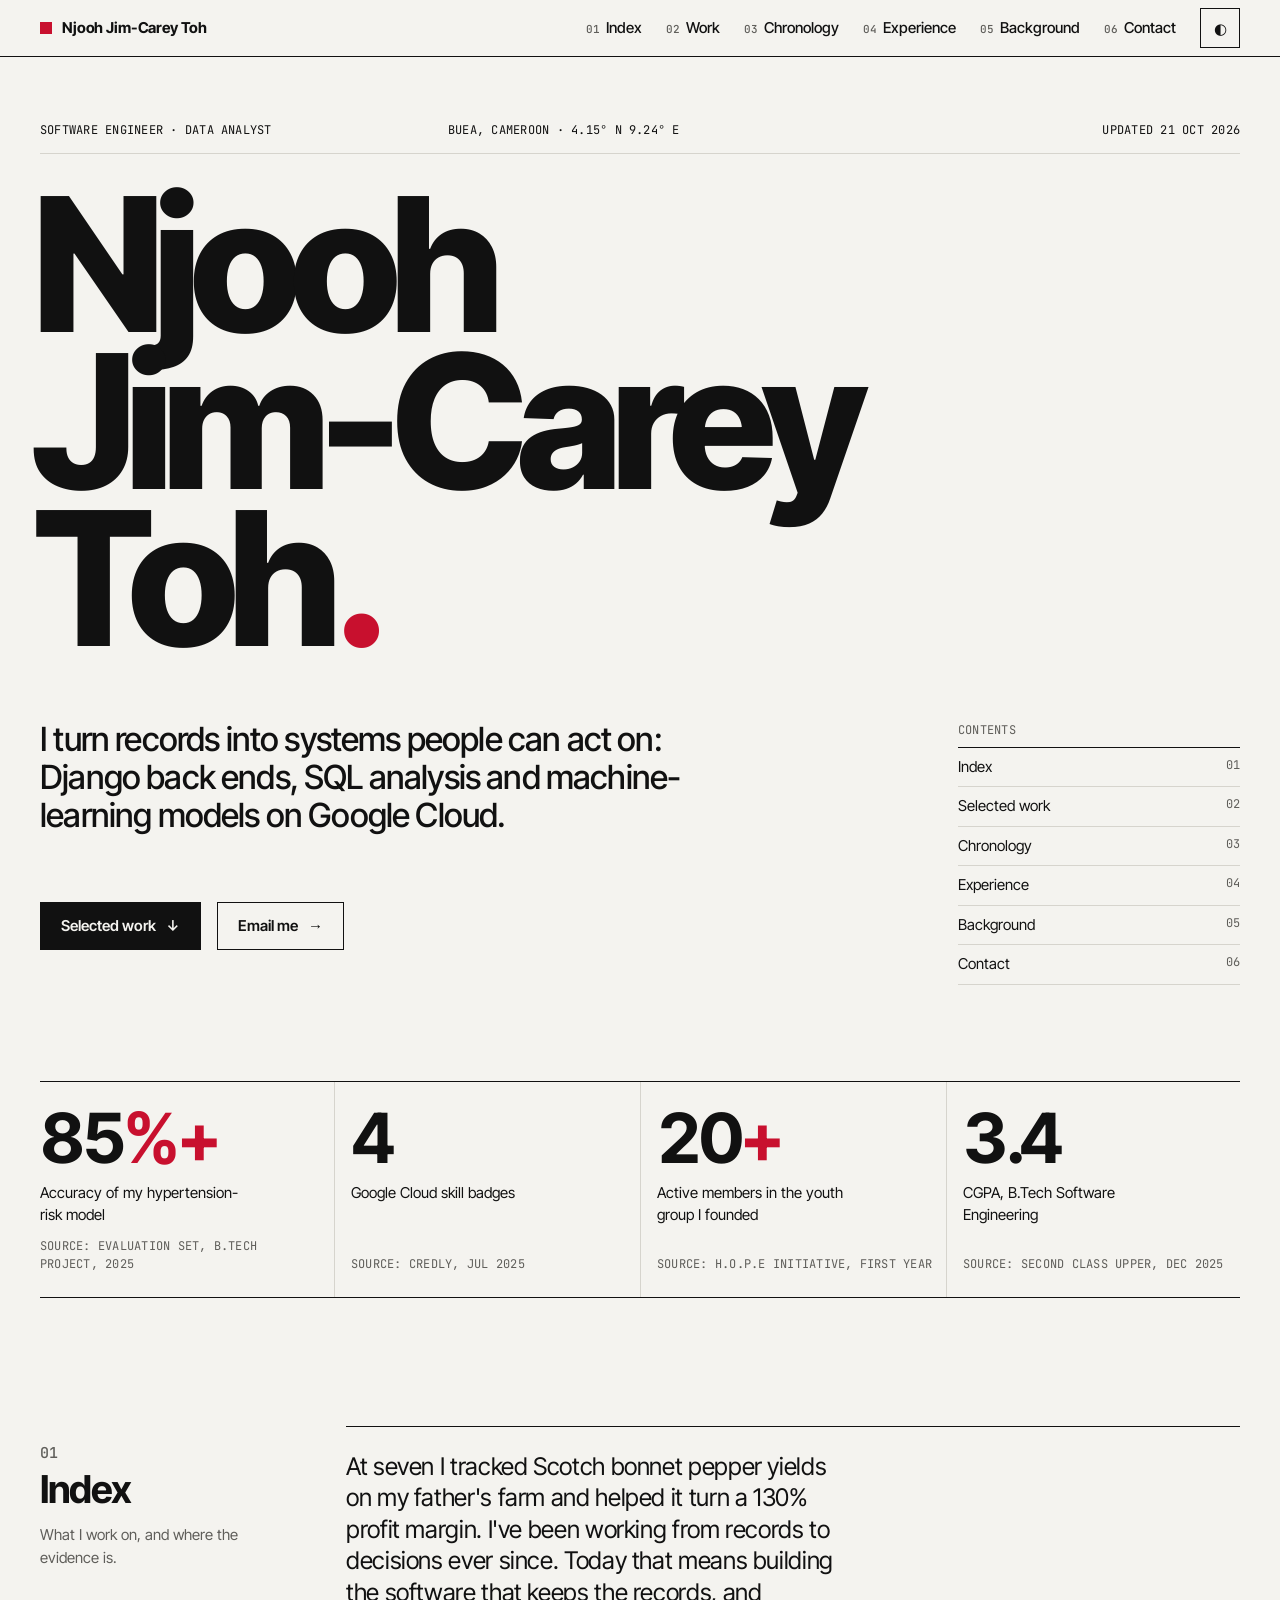
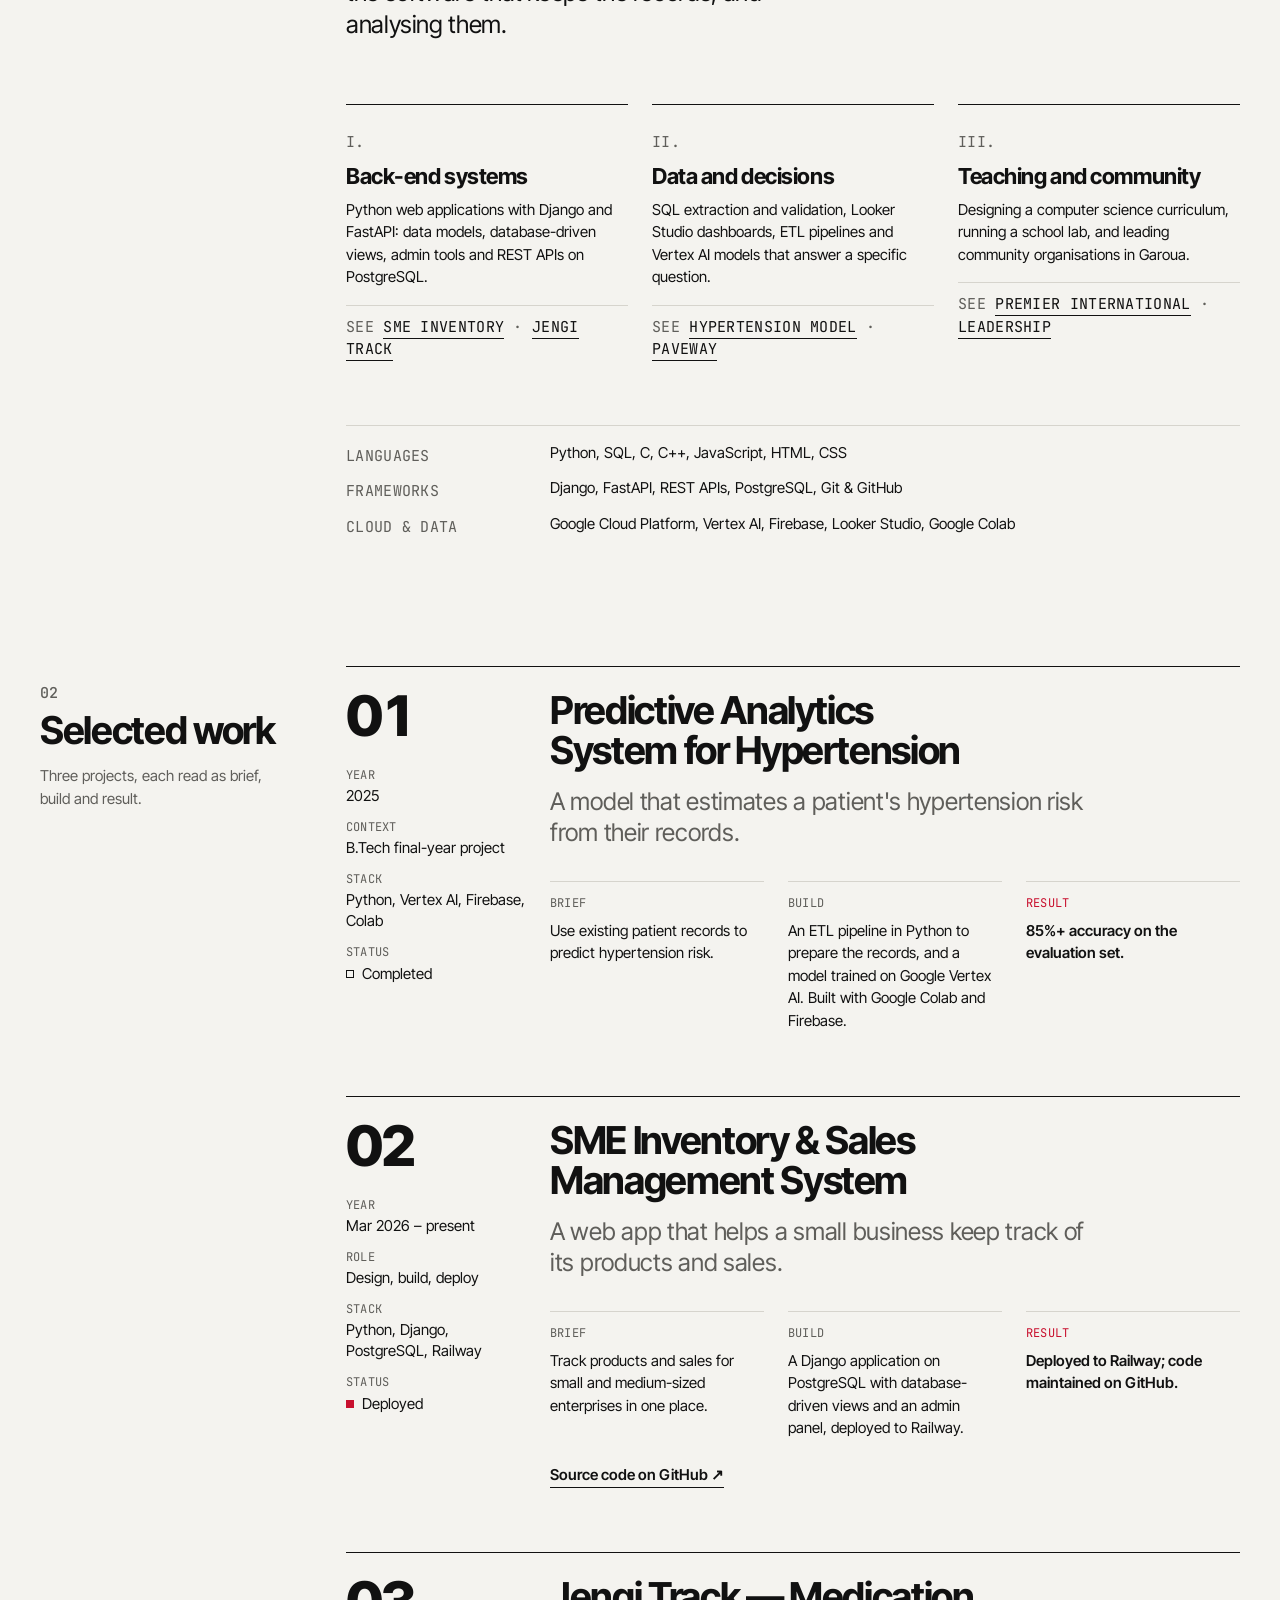
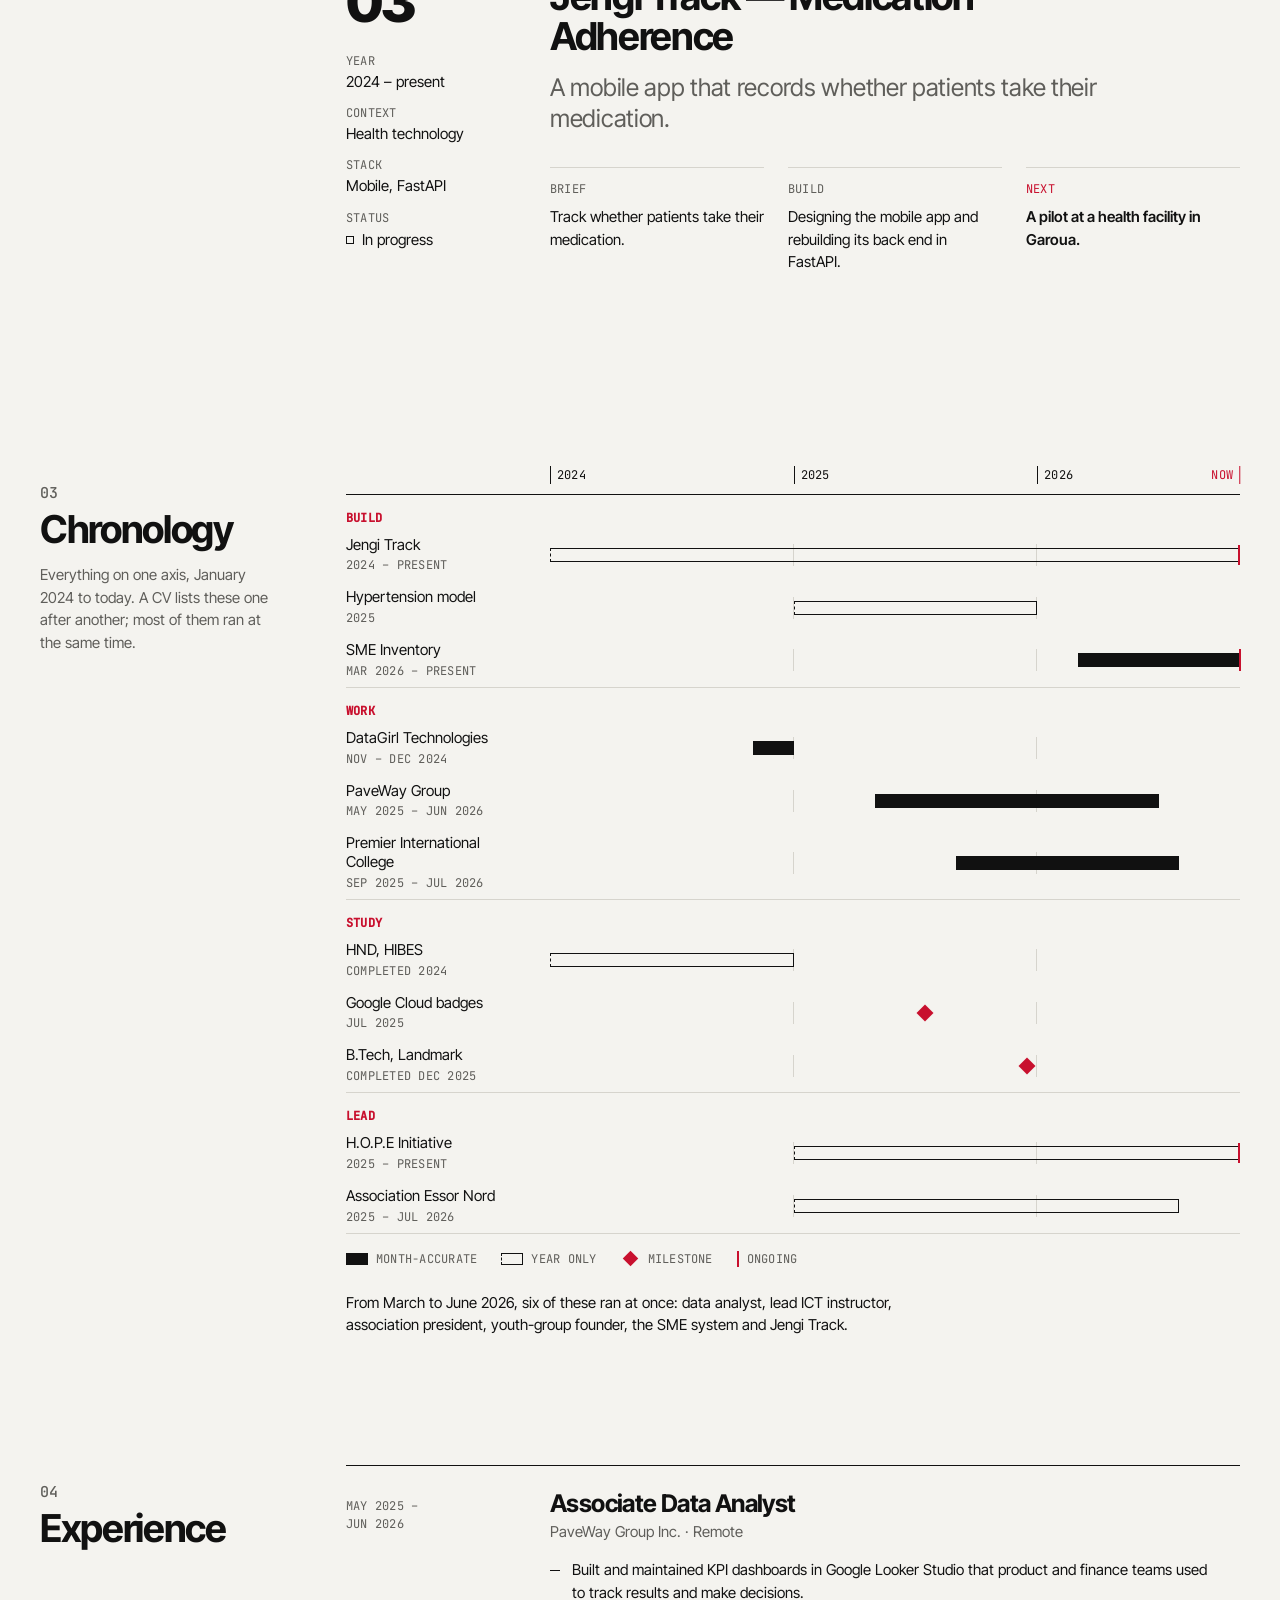
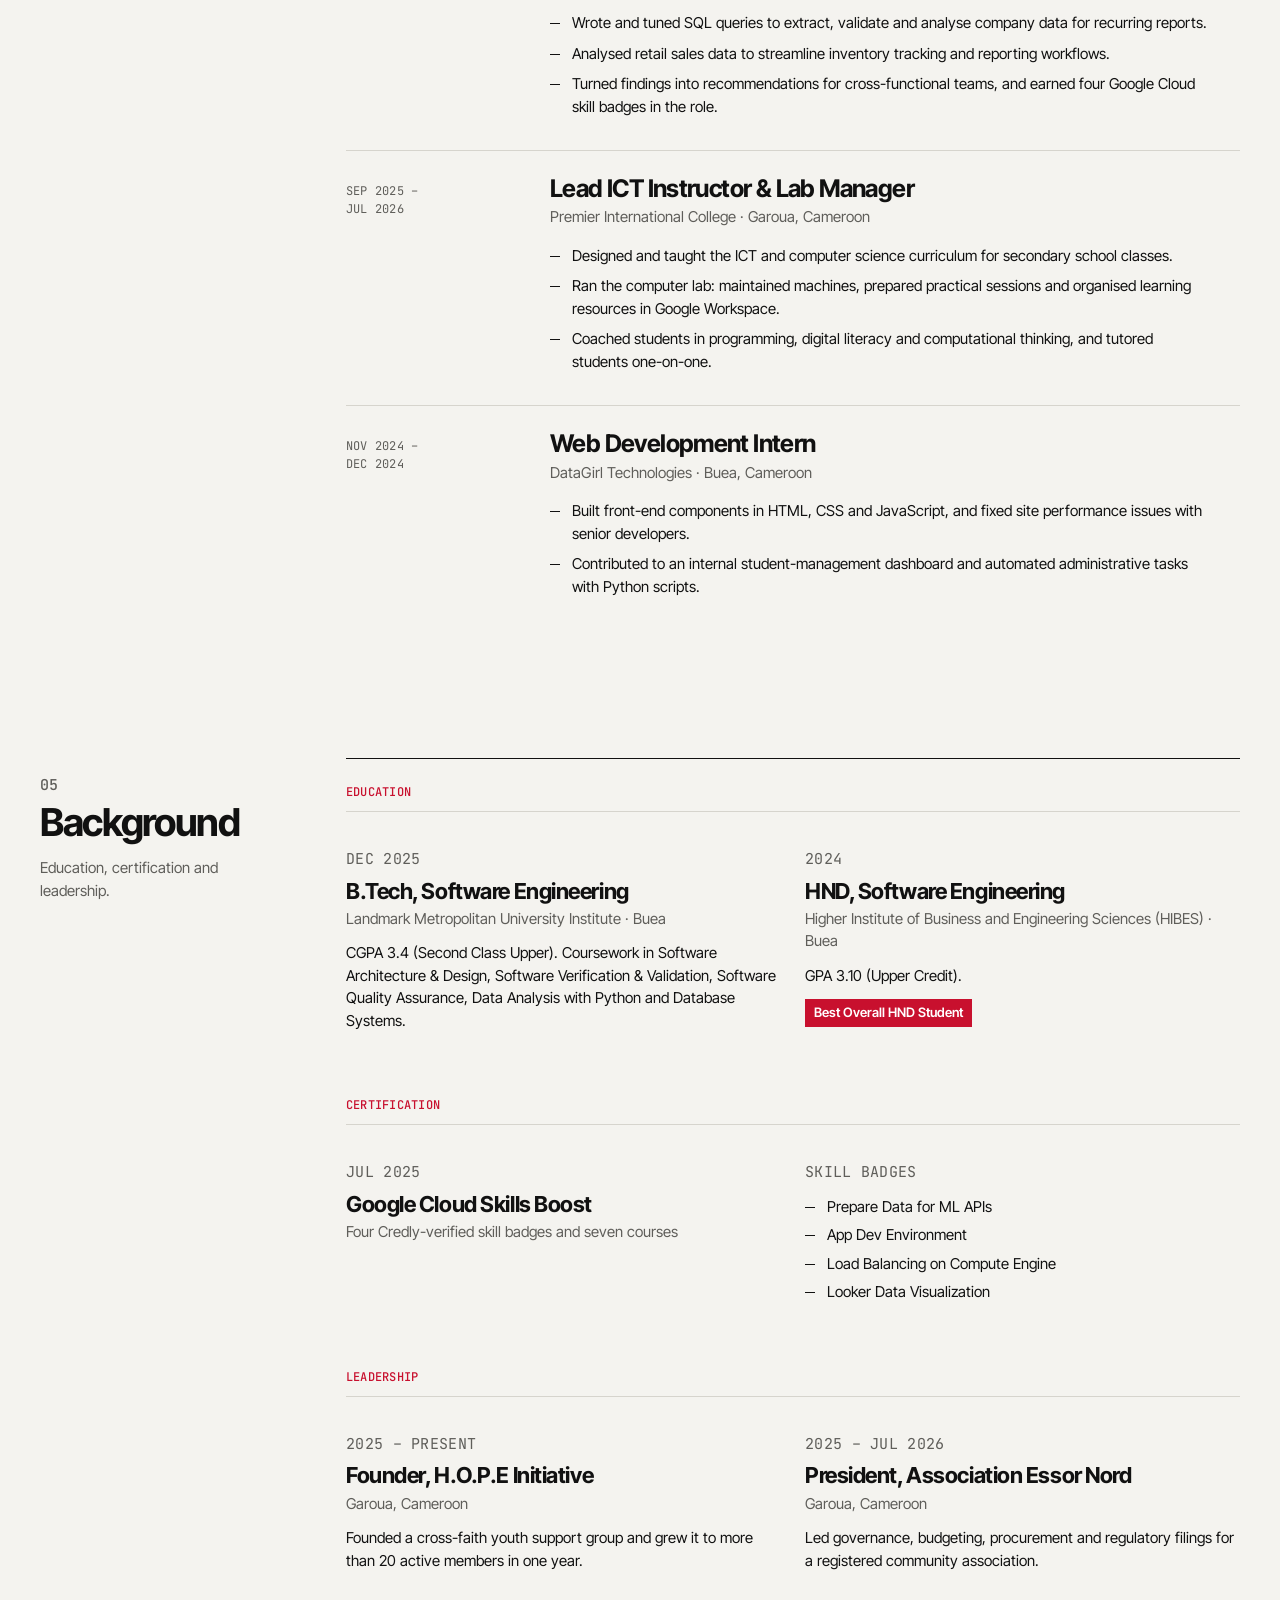
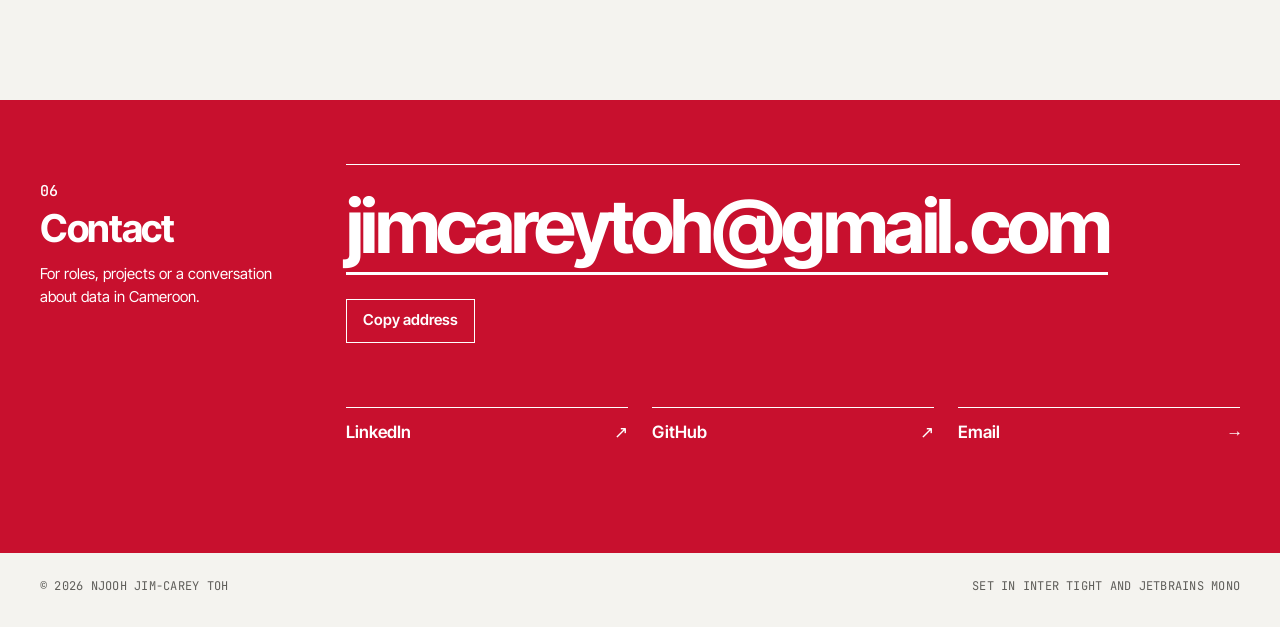
<file: index.html>
<!doctype html>
<html lang="en">
<head>
<meta charset="utf-8">
<meta name="viewport" content="width=device-width, initial-scale=1">
<title>Njooh Jim-Carey Toh — Software Engineer &amp; Data Analyst</title>
<meta name="description" content="Software engineer and data analyst in Buea, Cameroon. Django and FastAPI back ends, SQL analysis and Google Cloud machine learning — with case studies and a full record of work.">
<meta name="author" content="Njooh Jim-Carey Toh">
<meta name="color-scheme" content="light dark">
<meta name="theme-color" content="#f4f3ef" media="(prefers-color-scheme: light)">
<meta name="theme-color" content="#0f0f0f" media="(prefers-color-scheme: dark)">
<link rel="canonical" href="https://jcs-27.github.io/">

<meta property="og:type" content="profile">
<meta property="og:site_name" content="Njooh Jim-Carey Toh">
<meta property="og:title" content="Njooh Jim-Carey Toh — Software Engineer &amp; Data Analyst">
<meta property="og:description" content="Django back ends, SQL analysis and Google Cloud machine learning, built from Buea, Cameroon.">
<meta property="og:url" content="https://jcs-27.github.io/">
<meta property="og:image" content="https://jcs-27.github.io/og.png">
<meta property="og:image:width" content="1200">
<meta property="og:image:height" content="630">
<meta property="og:image:alt" content="Njooh Jim-Carey Toh — Software Engineer and Data Analyst, Buea, Cameroon">
<meta property="profile:first_name" content="Jim-Carey">
<meta property="profile:last_name" content="Njooh Toh">
<meta name="twitter:card" content="summary_large_image">

<link rel="icon" href="favicon.svg" type="image/svg+xml">
<link rel="apple-touch-icon" href="apple-touch-icon.png">
<link rel="preload" href="fonts/inter-tight-latin.woff2" as="font" type="font/woff2" crossorigin>
<link rel="stylesheet" href="styles.css">
<script>
  // Apply a saved theme before first paint to avoid a flash.
  try { var t = localStorage.getItem("theme"); if (t === "dark" || t === "light") document.documentElement.setAttribute("data-theme", t); } catch (e) {}
</script>
<script src="main.js" defer></script>

<script type="application/ld+json">
{
  "@context": "https://schema.org",
  "@type": "Person",
  "name": "Njooh Jim-Carey Toh",
  "jobTitle": "Software Engineer",
  "url": "https://jcs-27.github.io/",
  "email": "mailto:jimcareytoh@gmail.com",
  "address": { "@type": "PostalAddress", "addressLocality": "Buea", "addressCountry": "CM" },
  "alumniOf": [
    { "@type": "CollegeOrUniversity", "name": "Landmark Metropolitan University Institute" },
    { "@type": "CollegeOrUniversity", "name": "Higher Institute of Business and Engineering Sciences (HIBES)" }
  ],
  "knowsAbout": ["Python", "Django", "FastAPI", "SQL", "PostgreSQL", "Google Cloud Platform", "Vertex AI", "Looker Studio"],
  "sameAs": ["https://www.linkedin.com/in/njooh-jim-carey-toh", "https://github.com/jcs-27"]
}
</script>
</head>
<body>
<a class="skip" href="#main">Skip to content</a>

<header class="bar">
  <div class="wrap grid">
    <a class="brand" href="#top" aria-label="Njooh Jim-Carey Toh, back to top"><span class="brand-mark" aria-hidden="true"></span>Njooh Jim-Carey Toh</a>
    <nav class="nav" aria-label="Sections">
      <ol class="nav-list">
        <li><a href="#index"><span class="n">01</span>Index</a></li>
        <li><a href="#work"><span class="n">02</span>Work</a></li>
        <li><a href="#chronology"><span class="n">03</span>Chronology</a></li>
        <li><a href="#experience"><span class="n">04</span>Experience</a></li>
        <li><a href="#background"><span class="n">05</span>Background</a></li>
        <li><a href="#contact"><span class="n">06</span>Contact</a></li>
      </ol>
      <button class="icon-btn" id="theme-toggle" type="button" aria-pressed="false" aria-label="Dark theme" title="Toggle dark theme">
        <span aria-hidden="true">◐</span>
      </button>
      <button class="menu-btn" id="menu-btn" type="button" aria-expanded="false" aria-controls="menu">Menu</button>
    </nav>
  </div>
</header>

<div class="menu" id="menu" hidden>
  <nav aria-label="Sections (menu)">
    <ol>
      <li><a href="#index"><span class="n">01</span>Index</a></li>
      <li><a href="#work"><span class="n">02</span>Work</a></li>
      <li><a href="#chronology"><span class="n">03</span>Chronology</a></li>
      <li><a href="#experience"><span class="n">04</span>Experience</a></li>
      <li><a href="#background"><span class="n">05</span>Background</a></li>
      <li><a href="#contact"><span class="n">06</span>Contact</a></li>
    </ol>
  </nav>
  <div class="menu-foot meta muted">
    <a class="link" href="mailto:jimcareytoh@gmail.com">jimcareytoh@gmail.com</a>
    <span>Buea, Cameroon</span>
  </div>
</div>

<main id="main" tabindex="-1">

  <!-- ===== Hero ===== -->
  <section class="hero" id="top" aria-labelledby="name">
    <div class="wrap grid">
      <p class="hero-meta meta">
        <span>Software engineer · Data analyst</span>
        <span>Buea, Cameroon · 4.15° N 9.24° E</span>
        <span>Updated <time datetime="2026-10-21">21 Oct 2026</time></span>
      </p>
      <h1 id="name">Njooh<br>Jim-Carey<br>Toh<span class="stop" aria-hidden="true">.</span></h1>
      <p class="hero-lede">I turn records into systems people can act on: Django back ends, SQL analysis and machine-learning models on Google Cloud.</p>
      <div class="hero-actions">
        <a class="btn btn-solid" href="#work">Selected work <span aria-hidden="true">↓</span></a>
        <a class="btn" href="mailto:jimcareytoh@gmail.com">Email me <span aria-hidden="true">→</span></a>
      </div>
      <nav class="toc" aria-label="Contents">
        <p class="meta muted">Contents</p>
        <ol>
          <li><a href="#index">Index <span class="n">01</span></a></li>
          <li><a href="#work">Selected work <span class="n">02</span></a></li>
          <li><a href="#chronology">Chronology <span class="n">03</span></a></li>
          <li><a href="#experience">Experience <span class="n">04</span></a></li>
          <li><a href="#background">Background <span class="n">05</span></a></li>
          <li><a href="#contact">Contact <span class="n">06</span></a></li>
        </ol>
      </nav>
    </div>

    <div class="wrap">
      <div class="ledger">
        <h2 class="visually-hidden">Key figures</h2>
        <ul>
          <li>
            <span class="fig">85<span class="u">%+</span></span>
            <span class="fig-label">Accuracy of my hypertension-risk model</span>
            <span class="fig-src meta">Source: evaluation set, B.Tech project, 2025</span>
          </li>
          <li>
            <span class="fig">4</span>
            <span class="fig-label">Google Cloud skill badges</span>
            <span class="fig-src meta">Source: Credly, Jul 2025</span>
          </li>
          <li>
            <span class="fig">20<span class="u">+</span></span>
            <span class="fig-label">Active members in the youth group I founded</span>
            <span class="fig-src meta">Source: H.O.P.E Initiative, first year</span>
          </li>
          <li>
            <span class="fig">3.4</span>
            <span class="fig-label">CGPA, B.Tech Software Engineering</span>
            <span class="fig-src meta">Source: Second Class Upper, Dec 2025</span>
          </li>
        </ul>
      </div>
    </div>
  </section>

  <!-- ===== 01 Index ===== -->
  <section class="section" id="index" aria-labelledby="h-index">
    <div class="wrap grid">
      <header class="sec-head">
        <p class="sec-num">01</p>
        <h2 id="h-index">Index</h2>
        <p>What I work on, and where the evidence is.</p>
      </header>
      <div class="sec-body">
        <p class="intro">At seven I tracked Scotch bonnet pepper yields on my father's farm and helped it turn a 130% profit margin. I've been working from records to decisions ever since. Today that means building the software that keeps the records, and analysing them.</p>

        <div class="practices">
          <article class="practice">
            <p class="meta muted">I.</p>
            <h3>Back-end systems</h3>
            <p>Python web applications with Django and FastAPI: data models, database-driven views, admin tools and REST APIs on PostgreSQL.</p>
            <p class="evidence meta">See <a class="link" href="#case-sme">SME Inventory</a> · <a class="link" href="#case-jengi">Jengi Track</a></p>
          </article>
          <article class="practice">
            <p class="meta muted">II.</p>
            <h3>Data and decisions</h3>
            <p>SQL extraction and validation, Looker Studio dashboards, ETL pipelines and Vertex AI models that answer a specific question.</p>
            <p class="evidence meta">See <a class="link" href="#case-hypertension">Hypertension model</a> · <a class="link" href="#exp-paveway">PaveWay</a></p>
          </article>
          <article class="practice">
            <p class="meta muted">III.</p>
            <h3>Teaching and community</h3>
            <p>Designing a computer science curriculum, running a school lab, and leading community organisations in Garoua.</p>
            <p class="evidence meta">See <a class="link" href="#exp-premier">Premier International</a> · <a class="link" href="#background">Leadership</a></p>
          </article>
        </div>

        <div class="toolkit">
          <p class="meta">Languages</p>
          <p>Python, SQL, C, C++, JavaScript, HTML, CSS</p>
          <p class="meta">Frameworks</p>
          <p>Django, FastAPI, REST APIs, PostgreSQL, Git &amp; GitHub</p>
          <p class="meta">Cloud &amp; data</p>
          <p>Google Cloud Platform, Vertex AI, Firebase, Looker Studio, Google Colab</p>
        </div>
      </div>
    </div>
  </section>

  <!-- ===== 02 Work ===== -->
  <section class="section" id="work" aria-labelledby="h-work">
    <div class="wrap grid">
      <header class="sec-head">
        <p class="sec-num">02</p>
        <h2 id="h-work">Selected work</h2>
        <p>Three projects, each read as brief, build and result.</p>
      </header>
      <div class="sec-body">

        <article class="case" id="case-hypertension" aria-labelledby="h-case-1">
          <div class="case-meta">
            <p class="case-no" aria-hidden="true">01</p>
            <dl class="meta">
              <div><dt>Year</dt><dd>2025</dd></div>
              <div><dt>Context</dt><dd>B.Tech final-year project</dd></div>
              <div><dt>Stack</dt><dd>Python, Vertex AI, Firebase, Colab</dd></div>
              <div><dt>Status</dt><dd><span class="status">Completed</span></dd></div>
            </dl>
          </div>
          <div class="case-main">
            <h3 id="h-case-1">Predictive Analytics System for Hypertension</h3>
            <p class="deck">A model that estimates a patient's hypertension risk from their records.</p>
            <dl class="case-steps">
              <div><dt>Brief</dt><dd>Use existing patient records to predict hypertension risk.</dd></div>
              <div><dt>Build</dt><dd>An ETL pipeline in Python to prepare the records, and a model trained on Google Vertex AI. Built with Google Colab and Firebase.</dd></div>
              <div class="result"><dt>Result</dt><dd>85%+ accuracy on the evaluation set.</dd></div>
            </dl>
          </div>
        </article>

        <article class="case" id="case-sme" aria-labelledby="h-case-2">
          <div class="case-meta">
            <p class="case-no" aria-hidden="true">02</p>
            <dl class="meta">
              <div><dt>Year</dt><dd>Mar 2026 – present</dd></div>
              <div><dt>Role</dt><dd>Design, build, deploy</dd></div>
              <div><dt>Stack</dt><dd>Python, Django, PostgreSQL, Railway</dd></div>
              <div><dt>Status</dt><dd><span class="status live">Deployed</span></dd></div>
            </dl>
          </div>
          <div class="case-main">
            <h3 id="h-case-2">SME Inventory &amp; Sales Management System</h3>
            <p class="deck">A web app that helps a small business keep track of its products and sales.</p>
            <dl class="case-steps">
              <div><dt>Brief</dt><dd>Track products and sales for small and medium-sized enterprises in one place.</dd></div>
              <div><dt>Build</dt><dd>A Django application on PostgreSQL with database-driven views and an admin panel, deployed to Railway.</dd></div>
              <div class="result"><dt>Result</dt><dd>Deployed to Railway; code maintained on GitHub.</dd></div>
            </dl>
            <p class="case-links"><a class="link" href="https://github.com/jcs-27/sme-inventory" rel="noopener" target="_blank">Source code on GitHub<span class="visually-hidden"> (opens in a new tab)</span> ↗</a></p>
          </div>
        </article>

        <article class="case" id="case-jengi" aria-labelledby="h-case-3">
          <div class="case-meta">
            <p class="case-no" aria-hidden="true">03</p>
            <dl class="meta">
              <div><dt>Year</dt><dd>2024 – present</dd></div>
              <div><dt>Context</dt><dd>Health technology</dd></div>
              <div><dt>Stack</dt><dd>Mobile, FastAPI</dd></div>
              <div><dt>Status</dt><dd><span class="status">In progress</span></dd></div>
            </dl>
          </div>
          <div class="case-main">
            <h3 id="h-case-3">Jengi Track — Medication Adherence</h3>
            <p class="deck">A mobile app that records whether patients take their medication.</p>
            <dl class="case-steps">
              <div><dt>Brief</dt><dd>Track whether patients take their medication.</dd></div>
              <div><dt>Build</dt><dd>Designing the mobile app and rebuilding its back end in FastAPI.</dd></div>
              <div class="result"><dt>Next</dt><dd>A pilot at a health facility in Garoua.</dd></div>
            </dl>
          </div>
        </article>

      </div>
    </div>
  </section>

  <!-- ===== 03 Chronology ===== -->
  <section class="section" id="chronology" aria-labelledby="h-chrono">
    <div class="wrap grid">
      <header class="sec-head">
        <p class="sec-num">03</p>
        <h2 id="h-chrono">Chronology</h2>
        <p>Everything on one axis, January 2024 to today. A CV lists these one after another; most of them ran at the same time.</p>
      </header>
      <div class="sec-body flush">
        <div class="chrono">
          <div class="chrono-axis meta" aria-hidden="true">
            <div class="ticks">
              <span style="--at:0">2024</span>
              <span style="--at:12">2025</span>
              <span style="--at:24">2026</span>
              <span class="now" style="--at:34">Now</span>
            </div>
          </div>

          <div class="chrono-lane">
            <h3 class="meta">Build</h3>
            <ul>
              <li class="chrono-row"><span class="label">Jengi Track<span class="meta">2024 – present</span></span><span class="track" aria-hidden="true"><span class="span approx ongoing" style="--s:0;--e:34"></span></span></li>
              <li class="chrono-row"><span class="label">Hypertension model<span class="meta">2025</span></span><span class="track" aria-hidden="true"><span class="span approx" style="--s:12;--e:24"></span></span></li>
              <li class="chrono-row"><span class="label">SME Inventory<span class="meta">Mar 2026 – present</span></span><span class="track" aria-hidden="true"><span class="span ongoing" style="--s:26;--e:34"></span></span></li>
            </ul>
          </div>

          <div class="chrono-lane">
            <h3 class="meta">Work</h3>
            <ul>
              <li class="chrono-row"><span class="label">DataGirl Technologies<span class="meta">Nov – Dec 2024</span></span><span class="track" aria-hidden="true"><span class="span" style="--s:10;--e:12"></span></span></li>
              <li class="chrono-row"><span class="label">PaveWay Group<span class="meta">May 2025 – Jun 2026</span></span><span class="track" aria-hidden="true"><span class="span" style="--s:16;--e:30"></span></span></li>
              <li class="chrono-row"><span class="label">Premier International College<span class="meta">Sep 2025 – Jul 2026</span></span><span class="track" aria-hidden="true"><span class="span" style="--s:20;--e:31"></span></span></li>
            </ul>
          </div>

          <div class="chrono-lane">
            <h3 class="meta">Study</h3>
            <ul>
              <li class="chrono-row"><span class="label">HND, HIBES<span class="meta">Completed 2024</span></span><span class="track" aria-hidden="true"><span class="span approx" style="--s:0;--e:12"></span></span></li>
              <li class="chrono-row"><span class="label">Google Cloud badges<span class="meta">Jul 2025</span></span><span class="track" aria-hidden="true"><span class="mark" style="--at:18.5"></span></span></li>
              <li class="chrono-row"><span class="label">B.Tech, Landmark<span class="meta">Completed Dec 2025</span></span><span class="track" aria-hidden="true"><span class="mark" style="--at:23.5"></span></span></li>
            </ul>
          </div>

          <div class="chrono-lane">
            <h3 class="meta">Lead</h3>
            <ul>
              <li class="chrono-row"><span class="label">H.O.P.E Initiative<span class="meta">2025 – present</span></span><span class="track" aria-hidden="true"><span class="span approx ongoing" style="--s:12;--e:34"></span></span></li>
              <li class="chrono-row"><span class="label">Association Essor Nord<span class="meta">2025 – Jul 2026</span></span><span class="track" aria-hidden="true"><span class="span approx" style="--s:12;--e:31"></span></span></li>
            </ul>
          </div>

          <p class="chrono-key meta" aria-hidden="true">
            <span><i></i>Month-accurate</span>
            <span><i class="o"></i>Year only</span>
            <span><i class="m"></i>Milestone</span>
            <span><i class="n"></i>Ongoing</span>
          </p>
          <p class="chrono-note">From March to June 2026, six of these ran at once: data analyst, lead ICT instructor, association president, youth-group founder, the SME system and Jengi Track.</p>
        </div>
      </div>
    </div>
  </section>

  <!-- ===== 04 Experience ===== -->
  <section class="section" id="experience" aria-labelledby="h-exp">
    <div class="wrap grid">
      <header class="sec-head">
        <p class="sec-num">04</p>
        <h2 id="h-exp">Experience</h2>
      </header>
      <div class="sec-body">
        <article class="entry" id="exp-paveway">
          <p class="when meta">May 2025 –<br>Jun 2026</p>
          <div class="what">
            <h3>Associate Data Analyst</h3>
            <p class="org">PaveWay Group Inc. · Remote</p>
            <ul>
              <li>Built and maintained KPI dashboards in Google Looker Studio that product and finance teams used to track results and make decisions.</li>
              <li>Wrote and tuned SQL queries to extract, validate and analyse company data for recurring reports.</li>
              <li>Analysed retail sales data to streamline inventory tracking and reporting workflows.</li>
              <li>Turned findings into recommendations for cross-functional teams, and earned four Google Cloud skill badges in the role.</li>
            </ul>
          </div>
        </article>
        <article class="entry" id="exp-premier">
          <p class="when meta">Sep 2025 –<br>Jul 2026</p>
          <div class="what">
            <h3>Lead ICT Instructor &amp; Lab Manager</h3>
            <p class="org">Premier International College · Garoua, Cameroon</p>
            <ul>
              <li>Designed and taught the ICT and computer science curriculum for secondary school classes.</li>
              <li>Ran the computer lab: maintained machines, prepared practical sessions and organised learning resources in Google Workspace.</li>
              <li>Coached students in programming, digital literacy and computational thinking, and tutored students one-on-one.</li>
            </ul>
          </div>
        </article>
        <article class="entry" id="exp-datagirl">
          <p class="when meta">Nov 2024 –<br>Dec 2024</p>
          <div class="what">
            <h3>Web Development Intern</h3>
            <p class="org">DataGirl Technologies · Buea, Cameroon</p>
            <ul>
              <li>Built front-end components in HTML, CSS and JavaScript, and fixed site performance issues with senior developers.</li>
              <li>Contributed to an internal student-management dashboard and automated administrative tasks with Python scripts.</li>
            </ul>
          </div>
        </article>
      </div>
    </div>
  </section>

  <!-- ===== 05 Background ===== -->
  <section class="section" id="background" aria-labelledby="h-bg">
    <div class="wrap grid">
      <header class="sec-head">
        <p class="sec-num">05</p>
        <h2 id="h-bg">Background</h2>
        <p>Education, certification and leadership.</p>
      </header>
      <div class="sec-body">
        <div class="group">
          <h3 class="group-h">Education</h3>
          <div class="records">
            <article class="record">
              <p class="meta">Dec 2025</p>
              <h4>B.Tech, Software Engineering</h4>
              <p class="org">Landmark Metropolitan University Institute · Buea</p>
              <p>CGPA 3.4 (Second Class Upper). Coursework in Software Architecture &amp; Design, Software Verification &amp; Validation, Software Quality Assurance, Data Analysis with Python and Database Systems.</p>
            </article>
            <article class="record">
              <p class="meta">2024</p>
              <h4>HND, Software Engineering</h4>
              <p class="org">Higher Institute of Business and Engineering Sciences (HIBES) · Buea</p>
              <p>GPA 3.10 (Upper Credit).</p>
              <span class="award">Best Overall HND Student</span>
            </article>
          </div>
        </div>

        <div class="group">
          <h3 class="group-h">Certification</h3>
          <div class="records">
            <article class="record">
              <p class="meta">Jul 2025</p>
              <h4>Google Cloud Skills Boost</h4>
              <p class="org">Four Credly-verified skill badges and seven courses</p>
            </article>
            <article class="record">
              <p class="meta">Skill badges</p>
              <ul class="bullets">
                <li>Prepare Data for ML APIs</li>
                <li>App Dev Environment</li>
                <li>Load Balancing on Compute Engine</li>
                <li>Looker Data Visualization</li>
              </ul>
            </article>
          </div>
        </div>

        <div class="group">
          <h3 class="group-h">Leadership</h3>
          <div class="records">
            <article class="record">
              <p class="meta">2025 – present</p>
              <h4>Founder, H.O.P.E Initiative</h4>
              <p class="org">Garoua, Cameroon</p>
              <p>Founded a cross-faith youth support group and grew it to more than 20 active members in one year.</p>
            </article>
            <article class="record">
              <p class="meta">2025 – Jul 2026</p>
              <h4>President, Association Essor Nord</h4>
              <p class="org">Garoua, Cameroon</p>
              <p>Led governance, budgeting, procurement and regulatory filings for a registered community association.</p>
            </article>
          </div>
        </div>
      </div>
    </div>
  </section>

  <!-- ===== 06 Contact ===== -->
  <section class="band" id="contact" aria-labelledby="h-contact">
    <div class="wrap grid">
      <header class="sec-head">
        <p class="sec-num">06</p>
        <h2 id="h-contact">Contact</h2>
        <p>For roles, projects or a conversation about data in Cameroon.</p>
      </header>
      <div class="sec-body">
        <a class="mail" href="mailto:jimcareytoh@gmail.com">jimcareytoh@gmail.com</a>
        <div class="contact-tools">
          <button class="copy" id="copy-email" type="button" data-email="jimcareytoh@gmail.com" hidden>Copy address</button>
          <p class="copy-status" id="copy-status" role="status" aria-live="polite"></p>
        </div>
        <ul class="channels">
          <li><a href="https://www.linkedin.com/in/njooh-jim-carey-toh" rel="noopener" target="_blank">LinkedIn<span class="visually-hidden"> (opens in a new tab)</span> <span class="meta" aria-hidden="true">↗</span></a></li>
          <li><a href="https://github.com/jcs-27" rel="noopener" target="_blank">GitHub<span class="visually-hidden"> (opens in a new tab)</span> <span class="meta" aria-hidden="true">↗</span></a></li>
          <li><a href="mailto:jimcareytoh@gmail.com">Email <span class="meta" aria-hidden="true">→</span></a></li>
        </ul>
      </div>
    </div>
  </section>
</main>

<footer class="foot">
  <div class="wrap grid meta muted">
    <p>© 2026 Njooh Jim-Carey Toh</p>
    <p>Set in Inter Tight and JetBrains Mono</p>
  </div>
</footer>
</body>
</html>
</file>
<file: styles.css>
/* ==========================================================================
   Njooh Jim-Carey Toh — portfolio
   "The ledger": a 12-column Swiss grid, one grotesque, one mono, one red.
   ========================================================================== */

/* ---------- Fonts (self-hosted, Latin subset, SIL OFL 1.1) ---------- */
@font-face {
  font-family: "Inter Tight";
  src: url("fonts/inter-tight-latin.woff2") format("woff2");
  font-weight: 400 800;
  font-style: normal;
  font-display: swap;
}
@font-face {
  font-family: "JetBrains Mono";
  src: url("fonts/jetbrains-mono-latin.woff2") format("woff2");
  font-weight: 400 500;
  font-style: normal;
  font-display: swap;
}

/* ---------- Tokens ---------- */
:root {
  color-scheme: light;

  /* Colour. Every text pairing is >= 4.5:1. */
  --paper: #f4f3ef;
  --ink: #111111;
  --muted: #5f5e5a;      /* 5.9:1 on paper */
  --hair: #d6d4cd;       /* non-text dividers */
  --accent: #c8102e;     /* 5.3:1 on paper */
  --band: #c8102e;       /* contact band; white on it is 5.9:1 */
  --on-band: #ffffff;
  --track: #e6e4dd;      /* chronology lane */

  /* Type */
  --sans: "Inter Tight", "Helvetica Neue", Helvetica, Arial, sans-serif;
  --mono: "JetBrains Mono", ui-monospace, "SFMono-Regular", Menlo, Consolas, monospace;
  --t-meta: 12px;
  --t-small: 15px;
  --t-body: 17px;
  --t-lead: clamp(21px, 1.9vw, 27px);
  --t-h3: clamp(22px, 1.9vw, 28px);
  --t-h2: clamp(30px, 3vw, 40px);
  --t-display: clamp(64px, 14.6vw, 232px);

  /* Space (8-pt scale) */
  --s1: 8px;  --s2: 16px; --s3: 24px; --s4: 32px;
  --s5: 48px; --s6: 64px; --s7: 96px; --s8: 128px;

  /* Grid */
  --cols: 12;
  --gutter: 24px;
  --side: 40px;
  --max: 1440px;
  --bar: 56px;
}

:root[data-theme="dark"] {
  color-scheme: dark;
  --paper: #0f0f0f;
  --ink: #f1f0ec;
  --muted: #a3a19b;
  --hair: #2e2e2c;
  --accent: #ff5a4a;     /* 6.2:1 on dark paper */
  --band: #c8102e;
  --track: #222220;
}
@media (prefers-color-scheme: dark) {
  :root:not([data-theme="light"]) {
    color-scheme: dark;
    --paper: #0f0f0f;
    --ink: #f1f0ec;
    --muted: #a3a19b;
    --hair: #2e2e2c;
    --accent: #ff5a4a;
    --band: #c8102e;
    --track: #222220;
  }
}

@media (max-width: 1000px) { :root { --side: 28px; } }
@media (max-width: 720px)  { :root { --side: 16px; --gutter: 16px; --t-body: 16px; } }

/* ---------- Base ---------- */
*, *::before, *::after { box-sizing: border-box; }
* { margin: 0; padding: 0; }
html { scroll-padding-top: calc(var(--bar) + 16px); -webkit-text-size-adjust: 100%; }
@media (prefers-reduced-motion: no-preference) { html { scroll-behavior: smooth; } }
body {
  background: var(--paper);
  color: var(--ink);
  font-family: var(--sans);
  font-size: var(--t-body);
  line-height: 1.5;
  font-feature-settings: "ss01", "cv11";
  -webkit-font-smoothing: antialiased;
  text-rendering: optimizeLegibility;
}
a { color: inherit; text-decoration: none; }
ul, ol { list-style: none; }
button { font: inherit; color: inherit; background: none; border: 0; cursor: pointer; }
::selection { background: var(--accent); color: #fff; }

:focus-visible { outline: 2px solid var(--accent); outline-offset: 3px; }
.band :focus-visible { outline-color: var(--on-band); }

.wrap { max-width: var(--max); margin: 0 auto; padding: 0 var(--side); }
.grid { display: grid; grid-template-columns: repeat(var(--cols), minmax(0, 1fr)); column-gap: var(--gutter); }

.meta { font-family: var(--mono); font-size: var(--t-meta); line-height: 1.5; letter-spacing: .02em; text-transform: uppercase; }
.muted { color: var(--muted); }
.visually-hidden {
  position: absolute !important; width: 1px; height: 1px; overflow: hidden;
  clip: rect(0 0 0 0); clip-path: inset(50%); white-space: nowrap;
}

/* Text link with an underline that sits on the baseline grid */
.link { border-bottom: 1px solid currentColor; padding-bottom: 1px; transition: color .15s, border-color .15s; }
.link:hover { color: var(--accent); }
.band .link:hover { color: var(--on-band); border-bottom-width: 2px; }

/* ---------- Skip link ---------- */
.skip {
  position: absolute; left: var(--side); top: -100px; z-index: 50;
  background: var(--ink); color: var(--paper); padding: 10px 14px; font-weight: 600;
}
.skip:focus { top: 8px; }

/* ---------- Header ---------- */
.bar {
  position: sticky; top: 0; z-index: 20;
  background: var(--paper);
  border-bottom: 1px solid var(--ink);
}
.bar .grid { height: var(--bar); align-items: center; }
.brand { grid-column: 1 / span 4; justify-self: start; min-height: 40px; display: inline-flex; align-items: center; gap: 10px; font-weight: 700; font-size: 15px; letter-spacing: -.01em; white-space: nowrap; }
.brand-mark { width: 12px; height: 12px; background: var(--accent); flex: none; }
.nav { grid-column: 5 / span 8; display: flex; justify-content: flex-end; align-items: center; gap: var(--s3); }
.nav-list { display: flex; gap: var(--s3); }
.nav-list a { display: inline-flex; align-items: baseline; gap: 6px; font-size: var(--t-small); font-weight: 500; padding: 8px 0; position: relative; }
.nav-list a .n { font-family: var(--mono); font-size: 11px; color: var(--muted); }
.nav-list a:hover, .nav-list a[aria-current="true"] { color: var(--accent); }
.nav-list a[aria-current="true"]::after { content: ""; position: absolute; left: 0; right: 0; bottom: -9px; height: 2px; background: var(--accent); }

.icon-btn {
  width: 40px; height: 40px; display: inline-grid; place-items: center;
  border: 1px solid var(--ink); font-size: 15px; line-height: 1;
}
.icon-btn:hover { background: var(--ink); color: var(--paper); }
.menu-btn { display: none; height: 40px; padding: 0 14px; border: 1px solid var(--ink); font-size: var(--t-small); font-weight: 600; gap: 8px; align-items: center; }
.menu-btn:hover { background: var(--ink); color: var(--paper); }

/* Mobile index menu */
.menu {
  position: fixed; inset: var(--bar) 0 0 0; z-index: 19;
  background: var(--paper); overflow-y: auto;
  padding: var(--s4) var(--side) var(--s6);
}
.menu[hidden] { display: none; }
.menu ol { border-top: 1px solid var(--ink); }
.menu li { border-bottom: 1px solid var(--hair); }
.menu ol a { display: flex; align-items: baseline; gap: var(--s2); padding: 14px 0; font-size: 34px; font-weight: 700; letter-spacing: -.03em; line-height: 1.05; }
.menu ol a .n { font-family: var(--mono); font-size: 13px; font-weight: 500; color: var(--accent); min-width: 24px; letter-spacing: 0; }
.menu .menu-foot { margin-top: var(--s4); display: grid; gap: 6px; justify-items: start; overflow-wrap: anywhere; }
.menu .menu-foot a { padding: 10px 0; }

@media (max-width: 1120px) {
  .nav-list { display: none; }
  .menu-btn { display: inline-flex; }
  .nav { gap: var(--s1); }
}

/* ---------- Hero ---------- */
.hero { padding-top: var(--s6); }
.hero-meta { grid-column: 1 / -1; display: grid; grid-template-columns: subgrid; padding-bottom: 14px; border-bottom: 1px solid var(--hair); }
.hero-meta > :nth-child(1) { grid-column: 1 / span 4; }
.hero-meta > :nth-child(2) { grid-column: 5 / span 4; }
.hero-meta > :nth-child(3) { grid-column: 9 / span 4; text-align: right; }
.hero h1 {
  grid-column: 1 / -1;
  margin-top: var(--s4);
  font-size: var(--t-display); font-weight: 800; line-height: .84; letter-spacing: -.058em;
  margin-left: -.04em; /* optical: align the stem of the N with the grid edge */
}
.hero h1 .stop { color: var(--accent); }
.hero-lede { grid-column: 1 / span 7; margin-top: var(--s6); font-size: clamp(24px, 2.6vw, 38px); font-weight: 500; line-height: 1.14; letter-spacing: -.025em; }
.hero-actions { grid-column: 1 / span 7; margin-top: var(--s4); display: flex; flex-wrap: wrap; align-items: flex-start; align-self: start; gap: var(--s2); }
.btn {
  display: inline-flex; align-items: center; gap: 10px; min-height: 48px; padding: 0 20px;
  border: 1px solid var(--ink); font-weight: 600; font-size: var(--t-small);
  transition: background .15s, color .15s;
}
.btn:hover { background: var(--ink); color: var(--paper); }
.btn-solid { background: var(--ink); color: var(--paper); }
.btn-solid:hover { background: var(--accent); border-color: var(--accent); color: #fff; }

.toc { grid-column: 10 / span 3; grid-row: 3 / span 2; margin-top: var(--s6); align-self: end; }
.toc .meta { padding-bottom: 8px; }
.toc ol { border-top: 1px solid var(--ink); }
.toc li { border-bottom: 1px solid var(--hair); }
.toc a { display: flex; justify-content: space-between; padding: 8px 0; font-size: var(--t-small); }
.toc a .n { font-family: var(--mono); font-size: 12px; color: var(--muted); }
.toc a:hover { color: var(--accent); }
.toc a:hover .n { color: var(--accent); }

/* Ledger of figures */
.ledger { margin-top: var(--s7); border-top: 1px solid var(--ink); border-bottom: 1px solid var(--ink); }
.ledger ul { display: grid; grid-template-columns: repeat(4, minmax(0, 1fr)); column-gap: var(--gutter); }
.ledger li { padding: var(--s3) 0 var(--s3); display: flex; flex-direction: column; gap: 10px; }
.ledger li + li { border-left: 1px solid var(--hair); padding-left: var(--s2); margin-left: calc(var(--gutter) / -2); }
.fig { font-size: clamp(44px, 5.4vw, 84px); font-weight: 700; letter-spacing: -.05em; line-height: .95; font-variant-numeric: tabular-nums; }
.fig .u { color: var(--accent); }
.fig-label { font-size: var(--t-small); max-width: 24ch; }
.fig-src { margin-top: auto; color: var(--muted); }

/* ---------- Sections ---------- */
.section { padding-top: var(--s8); }
.sec-head { grid-column: 1 / span 3; }
.sec-num { font-family: var(--mono); font-size: 13px; font-weight: 500; color: var(--accent); }
.sec-head h2 { margin-top: 6px; font-size: var(--t-h2); font-weight: 700; letter-spacing: -.035em; line-height: 1; }
.sec-head p { margin-top: var(--s2); color: var(--muted); font-size: var(--t-small); max-width: 26ch; }
.sec-body { grid-column: 4 / span 9; border-top: 1px solid var(--ink); padding-top: var(--s3); }
.sec-body.flush { border-top: 0; padding-top: 0; }

@media (max-width: 1000px) {
  .sec-head { grid-column: 1 / -1; margin-bottom: var(--s4); }
  .sec-head p { max-width: 52ch; }
  .sec-body { grid-column: 1 / -1; }
}

/* 01 Index */
.intro { font-size: var(--t-lead); line-height: 1.3; letter-spacing: -.015em; max-width: 36ch; }
.practices { margin-top: var(--s6); display: grid; grid-template-columns: repeat(3, minmax(0, 1fr)); column-gap: var(--gutter); }
.practice { border-top: 1px solid var(--ink); padding-top: var(--s2); display: flex; flex-direction: column; }
.practice h3 { margin-top: 10px; font-size: 22px; font-weight: 700; letter-spacing: -.02em; line-height: 1.15; }
.practice p { margin-top: 10px; font-size: var(--t-small); }
.practice .evidence { margin-top: var(--s2); padding-top: 10px; border-top: 1px solid var(--hair); color: var(--muted); }
.practice .evidence a { color: var(--ink); }
.toolkit { margin-top: var(--s6); display: grid; grid-template-columns: repeat(9, minmax(0, 1fr)); column-gap: var(--gutter); border-top: 1px solid var(--hair); padding-top: var(--s2); }
.toolkit > .meta { grid-column: 1 / span 2; color: var(--muted); padding-top: 3px; }
.toolkit > p { grid-column: 3 / span 7; font-size: var(--t-small); }
.toolkit > p + .meta, .toolkit > p + .meta + p { margin-top: 10px; }


.group + .group { margin-top: var(--s6); }
.group-h { display: block; margin-bottom: var(--s3); padding-bottom: 10px; border-bottom: 1px solid var(--hair); font-family: var(--mono); font-size: var(--t-meta); font-weight: 500; letter-spacing: .02em; text-transform: uppercase; color: var(--accent); }

/* 02 Work: case studies */
.case { display: grid; grid-template-columns: repeat(9, minmax(0, 1fr)); column-gap: var(--gutter); padding: var(--s3) 0 var(--s6); border-top: 1px solid var(--ink); }
.case:first-child { border-top: 0; padding-top: 0; }
.case + .case { padding-top: var(--s3); }
.case-meta { grid-column: 1 / span 2; }
.case-no { font-size: 56px; font-weight: 800; letter-spacing: -.05em; line-height: .9; font-variant-numeric: tabular-nums; }
.case-meta dl { margin-top: var(--s3); display: grid; gap: 12px; }
.case-meta dt { color: var(--muted); }
.case-meta dd { margin-top: 2px; font-family: var(--sans); font-size: var(--t-small); letter-spacing: 0; text-transform: none; line-height: 1.35; }
.case-main { grid-column: 3 / span 7; }
.case-main h3 { font-size: clamp(28px, 3vw, 44px); font-weight: 700; letter-spacing: -.035em; line-height: 1.02; max-width: 18ch; }
.case-main .deck { margin-top: var(--s2); font-size: var(--t-lead); line-height: 1.3; letter-spacing: -.012em; color: var(--muted); max-width: 40ch; }
.case-steps { margin-top: var(--s4); display: grid; grid-template-columns: repeat(3, minmax(0, 1fr)); column-gap: var(--gutter); counter-reset: step; }
.case-steps > div { border-top: 1px solid var(--hair); padding-top: 12px; }
.case-steps dt { font-family: var(--mono); font-size: var(--t-meta); text-transform: uppercase; letter-spacing: .02em; color: var(--muted); }
.case-steps dd { margin-top: 8px; font-size: var(--t-small); }
.case-steps .result dd { font-weight: 600; }
.case-steps .result dt { color: var(--accent); }
.case-links { margin-top: var(--s3); display: flex; flex-wrap: wrap; gap: var(--s3); font-size: var(--t-small); font-weight: 600; }
.status { display: inline-flex; align-items: center; gap: 8px; }
.status::before { content: ""; width: 8px; height: 8px; border: 1px solid currentColor; }
.status.live::before { background: var(--accent); border-color: var(--accent); }

/* 03 Chronology (signature element) */
.chrono { --months: 34; position: relative; }
.chrono-axis, .chrono-row { display: grid; grid-template-columns: repeat(9, minmax(0, 1fr)); column-gap: var(--gutter); }
.chrono-axis { padding-bottom: 10px; border-bottom: 1px solid var(--ink); }
.chrono-axis .ticks, .chrono-row .track { grid-column: 3 / span 7; position: relative; }
.ticks { height: 18px; }
.ticks span { position: absolute; top: 0; left: calc(var(--at) / var(--months) * 100%); padding-left: 6px; border-left: 1px solid var(--ink); line-height: 18px; }
.ticks .now { color: var(--accent); border-color: var(--accent); transform: translateX(-100%); padding: 0 6px 0 0; border-left: 0; border-right: 1px solid var(--accent); }
.chrono-lane { border-bottom: 1px solid var(--hair); }
.chrono-lane > .meta { padding: 14px 0 2px; color: var(--accent); }
.chrono-row { align-items: center; padding: 7px 0; }
.chrono-row .label { grid-column: 1 / span 2; font-size: var(--t-small); line-height: 1.25; }
.chrono-row .label .meta { display: block; color: var(--muted); margin-top: 2px; }
.track { height: 22px;
  background:
    linear-gradient(var(--hair), var(--hair)) calc(12 / var(--months) * 100%) 0 / 1px 100% no-repeat,
    linear-gradient(var(--hair), var(--hair)) calc(24 / var(--months) * 100%) 0 / 1px 100% no-repeat;
}
.span {
  position: absolute; top: 4px; bottom: 4px;
  left: calc(var(--s) / var(--months) * 100%);
  width: calc((var(--e) - var(--s)) / var(--months) * 100%);
  min-width: 6px;
  background: var(--ink);
}
.span.approx { background: transparent; border: 1.5px solid var(--ink); border-left-style: dashed; }
.span.ongoing::after { content: ""; position: absolute; right: -1px; top: -4px; bottom: -4px; width: 2px; background: var(--accent); }
.mark { position: absolute; top: 3px; width: 16px; height: 16px; left: calc(var(--at) / var(--months) * 100%); transform: translateX(-50%) rotate(45deg) scale(.75); background: var(--accent); }
.chrono-key { margin-top: var(--s2); display: flex; flex-wrap: wrap; gap: var(--s1) var(--s3); color: var(--muted); }
.chrono-key span { display: inline-flex; align-items: center; gap: 8px; }
.chrono-key i { display: inline-block; width: 22px; height: 12px; background: var(--ink); }
.chrono-key i.o { background: transparent; border: 1.5px solid var(--ink); border-left-style: dashed; }
.chrono-key i.m { width: 11px; height: 11px; background: var(--accent); transform: rotate(45deg); margin: 0 4px; }
.chrono-key i.n { width: 2px; height: 16px; background: var(--accent); }
.chrono-note { margin-top: var(--s3); font-size: var(--t-small); max-width: 62ch; }

/* 04 Experience */
.entry { display: grid; grid-template-columns: repeat(9, minmax(0, 1fr)); column-gap: var(--gutter); padding: var(--s3) 0 var(--s4); border-bottom: 1px solid var(--hair); }
.entry:first-child { padding-top: 0; }
.entry:last-child { border-bottom: 0; }
.entry .when { grid-column: 1 / span 2; padding-top: 7px; color: var(--muted); }
.entry .what { grid-column: 3 / span 7; }
.entry h3 { font-size: var(--t-h3); font-weight: 700; letter-spacing: -.025em; line-height: 1.12; }
.entry .org { margin-top: 4px; color: var(--muted); font-size: var(--t-small); }
.entry ul { margin-top: var(--s2); display: grid; gap: 8px; max-width: 66ch; }
.entry li, .bullets li { position: relative; padding-left: 22px; font-size: var(--t-small); }
.entry li::before, .bullets li::before { content: ""; position: absolute; left: 0; top: .72em; width: 10px; height: 1px; background: currentColor; }

/* 05/06 Records (education, certifications, leadership) */
.records { display: grid; grid-template-columns: repeat(2, minmax(0, 1fr)); column-gap: var(--gutter); row-gap: var(--s5); }
.record .meta { color: var(--muted); }
.record h4 { margin-top: 8px; font-size: 22px; font-weight: 700; letter-spacing: -.02em; line-height: 1.15; }
.record .org { margin-top: 4px; color: var(--muted); font-size: var(--t-small); }
.record p { margin-top: 12px; font-size: var(--t-small); max-width: 50ch; }
.record .bullets { margin-top: 12px; display: grid; gap: 6px; }
.award { display: inline-block; margin-top: 12px; background: var(--band); color: var(--on-band); font-size: 13px; font-weight: 600; padding: 4px 9px; }

/* 07 Contact */
.band { margin-top: var(--s8); background: var(--band); color: var(--on-band); }
.band .grid { padding-top: var(--s6); padding-bottom: var(--s7); }
.band .sec-head .sec-num { color: var(--on-band); }
.band .sec-head h2 { color: var(--on-band); }
.band .sec-head p { color: var(--on-band); }
.band .sec-body { border-top-color: var(--on-band); }
.mail {
  display: inline-block; font-size: clamp(30px, 5.8vw, 96px); font-weight: 700; letter-spacing: -.048em; line-height: 1;
  border-bottom: 3px solid currentColor; padding-bottom: 8px; overflow-wrap: anywhere;
}
.mail:hover { border-bottom-width: 6px; padding-bottom: 5px; }
.contact-tools { margin-top: var(--s3); display: flex; flex-wrap: wrap; align-items: center; gap: var(--s2); }
.copy { min-height: 44px; padding: 0 16px; border: 1px solid var(--on-band); color: var(--on-band); font-weight: 600; font-size: var(--t-small); }
.copy:hover { background: var(--on-band); color: var(--band); }
.copy-status { font-size: var(--t-small); min-height: 1.5em; }
.channels { margin-top: var(--s6); display: grid; grid-template-columns: repeat(3, minmax(0, 1fr)); column-gap: var(--gutter); }
.channels a { display: flex; justify-content: space-between; align-items: baseline; gap: var(--s1); border-top: 1px solid var(--on-band); padding: 12px 0; min-height: 48px; font-weight: 600; }
.channels a .meta { font-size: 17px; font-weight: 400; }
.channels a:hover { border-top-width: 3px; padding-top: 10px; }

/* Footer */
.foot { padding: var(--s3) 0 var(--s4); }
.foot .grid > :first-child { grid-column: 1 / span 6; }
.foot .grid > :last-child { grid-column: 7 / span 6; text-align: right; }

/* ---------- Tablet ---------- */
@media (max-width: 1000px) {
  .hero-lede, .hero-actions { grid-column: 1 / span 12; }
  .toc { display: none; }
  .ledger ul { grid-template-columns: repeat(2, minmax(0, 1fr)); }
  .ledger li:nth-child(3) { border-left: 0; padding-left: 0; margin-left: 0; }
  .ledger li:nth-child(n+3) { border-top: 1px solid var(--hair); }
}

/* ---------- Phone ---------- */
@media (max-width: 720px) {
  .brand { grid-column: 1 / span 7; }
  .nav { grid-column: 8 / span 5; }
  .hero { padding-top: var(--s4); }
  .hero-meta { display: flex; flex-direction: column; gap: 2px; }
  .hero-meta > :nth-child(3) { text-align: left; }
  .hero-lede { margin-top: var(--s5); }
  .btn { flex: 1 1 auto; justify-content: center; }
  .ledger { margin-top: var(--s6); }
  .ledger li { padding: var(--s2) 0; }
  .section { padding-top: var(--s6); }
  .band { margin-top: var(--s7); }
  .practices, .records, .channels { grid-template-columns: 1fr; }
  .practice + .practice { margin-top: var(--s4); }
  .records { row-gap: var(--s4); }
  .toolkit > .meta, .toolkit > p { grid-column: 1 / -1; }
  .toolkit > p { margin-top: 4px; }
  .case { padding-bottom: var(--s5); }
  .case-meta, .case-main { grid-column: 1 / -1; }
  .case-meta { display: flex; gap: var(--s3); align-items: flex-start; margin-bottom: var(--s3); }
  .case-no { font-size: 44px; }
  .case-meta dl { margin-top: 0; grid-template-columns: 1fr 1fr; gap: 10px var(--s2); flex: 1; }
  .case-steps { grid-template-columns: 1fr; row-gap: var(--s2); }
  .chrono-axis .ticks, .chrono-row .track { grid-column: 1 / -1; }
  .chrono-axis { padding-left: 0; }
  .chrono-row { row-gap: 6px; padding: 10px 0; }
  .chrono-row .label { grid-column: 1 / -1; }
  .entry .when, .entry .what { grid-column: 1 / -1; }
  .entry .when { padding-top: 0; margin-bottom: 6px; }
  .channels a { padding: 14px 0; }
  .foot .grid > :first-child, .foot .grid > :last-child { grid-column: 1 / -1; text-align: left; }
}

/* ---------- Print: a clean two-page record ---------- */
@media print {
  :root { --paper: #fff; --ink: #000; --muted: #444; --accent: #000; --band: #fff; --on-band: #000; }
  .bar, .skip, .menu, .hero-actions, .toc, .contact-tools { display: none !important; }
  body { font-size: 11pt; }
  .section { padding-top: 24pt; break-inside: avoid-page; }
  .case, .entry, .record { break-inside: avoid; }
  .band { margin-top: 24pt; }
  .band .grid { padding: 0; }
  a[href^="http"]::after { content: " (" attr(href) ")"; font-size: 9pt; color: #444; }
}
</file>
